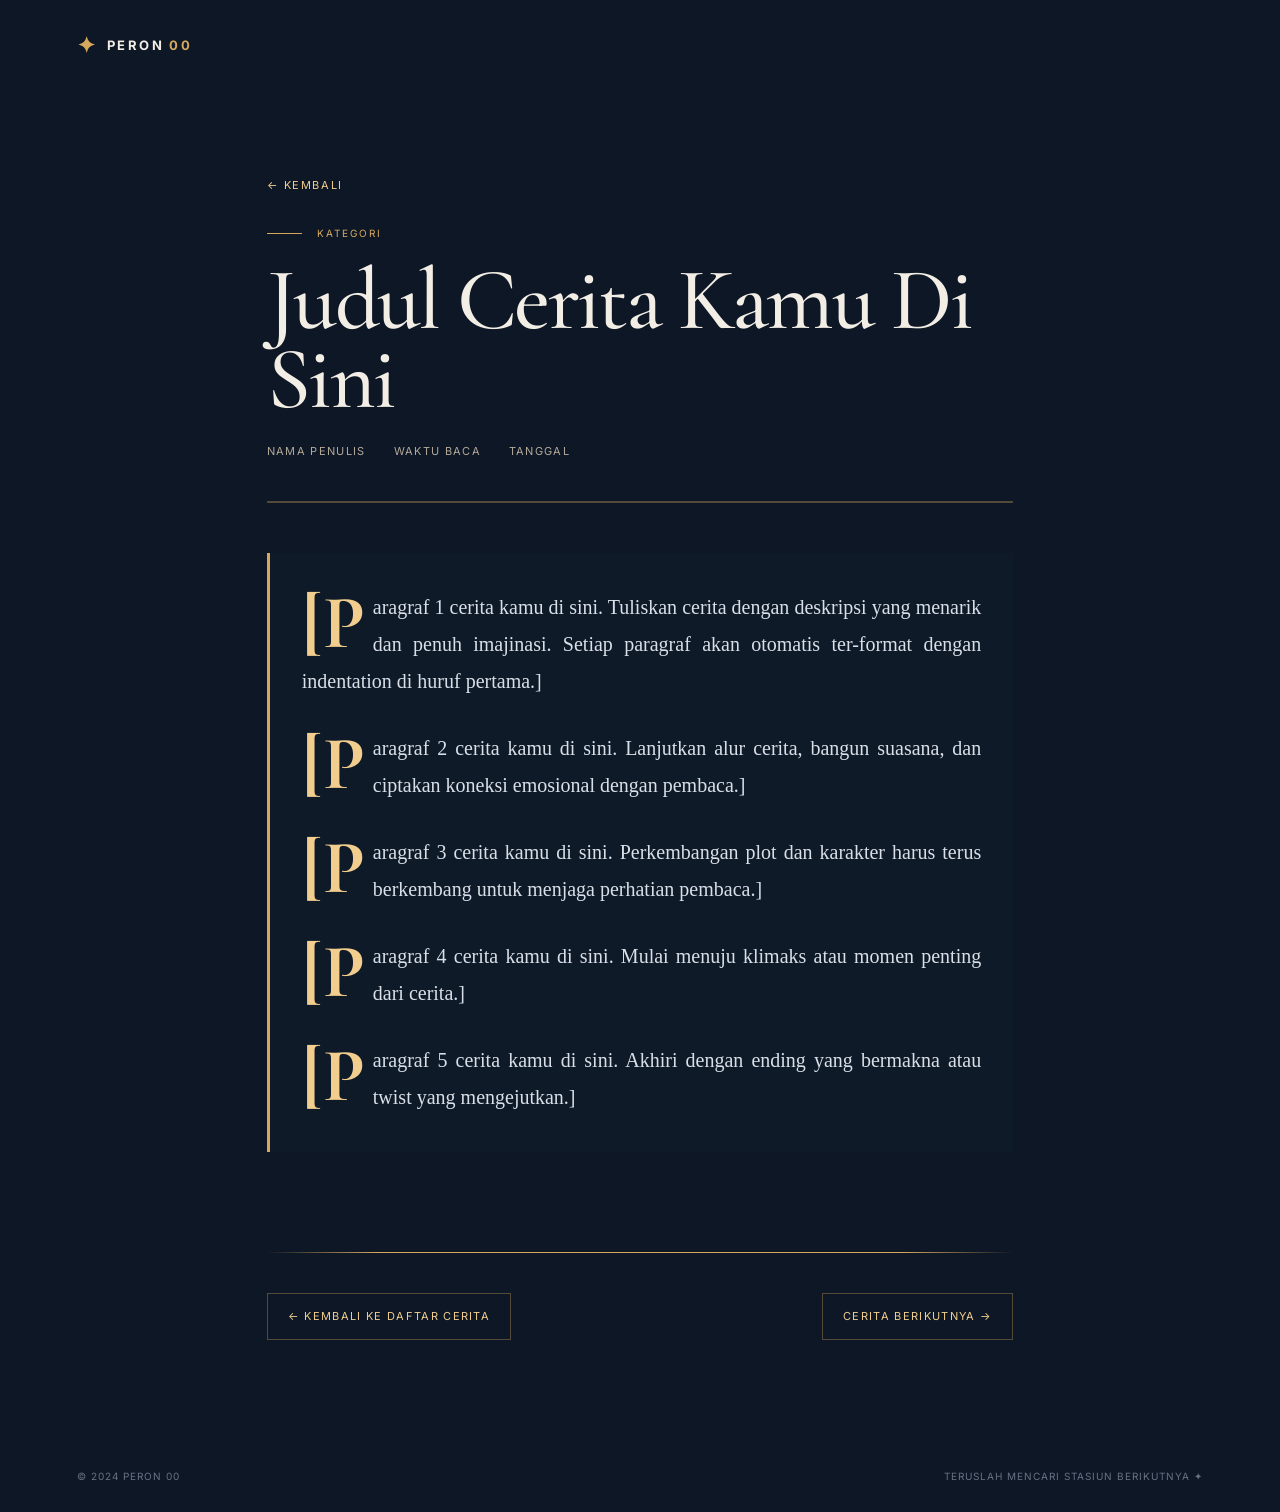
<file: Gift For Cia/baca.html>
<!DOCTYPE html>
<html lang="id">
  <head>
    <meta charset="UTF-8" />
    <meta name="viewport" content="width=device-width, initial-scale=1.0" />
    <title>Peron 00 | Cerita</title>
    <link rel="preconnect" href="https://fonts.googleapis.com" />
    <link rel="preconnect" href="https://fonts.gstatic.com" crossorigin />
    <link
      href="https://fonts.googleapis.com/css2?family=Cormorant+Garamond:wght@500;600;700&family=Inter:wght@400;500;600;700&display=swap"
      rel="stylesheet"
    />
    <link rel="stylesheet" href="baca.css" />
  </head>
  <body class="story-page">
    <header class="site-header">
      <a class="brand" href="index.html" aria-label="Peron 00 beranda">
        <span class="brand-mark">✦</span>
        <span>PERON <b>00</b></span>
      </a>
    </header>

    <div class="story-shell">
      <a href="index.html" class="back-link">← Kembali</a>

      <section class="story-hero">
        <p class="eyebrow"><span class="eyebrow-line"></span> KATEGORI</p>
        <h1>Judul Cerita Kamu Di Sini</h1>
        <div class="story-meta">
          <span>Nama Penulis</span>
          <span>Waktu Baca</span>
          <span>Tanggal</span>
        </div>
      </section>

      <section class="story-body">
        <p>
          [Paragraf 1 cerita kamu di sini. Tuliskan cerita dengan deskripsi yang menarik dan penuh imajinasi. Setiap paragraf akan otomatis ter-format dengan indentation di huruf pertama.]
        </p>

        <p>
          [Paragraf 2 cerita kamu di sini. Lanjutkan alur cerita, bangun suasana, dan ciptakan koneksi emosional dengan pembaca.]
        </p>

        <p>
          [Paragraf 3 cerita kamu di sini. Perkembangan plot dan karakter harus terus berkembang untuk menjaga perhatian pembaca.]
        </p>

        <p>
          [Paragraf 4 cerita kamu di sini. Mulai menuju klimaks atau momen penting dari cerita.]
        </p>

        <p>
          [Paragraf 5 cerita kamu di sini. Akhiri dengan ending yang bermakna atau twist yang mengejutkan.]
        </p>
      </section>

      <section class="story-footer">
        <div class="divider"></div>
        <div class="story-navigation">
          <a href="index.html" class="nav-button-story">← Kembali ke Daftar Cerita</a>
          <a href="#" class="nav-button-story next">Cerita Berikutnya →</a>
        </div>
      </section>
    </div>

    <footer>
      <span>© 2024 PERON 00</span>
      <span>Teruslah mencari stasiun berikutnya ✦</span>
    </footer>
  </body>
</html>
</file>
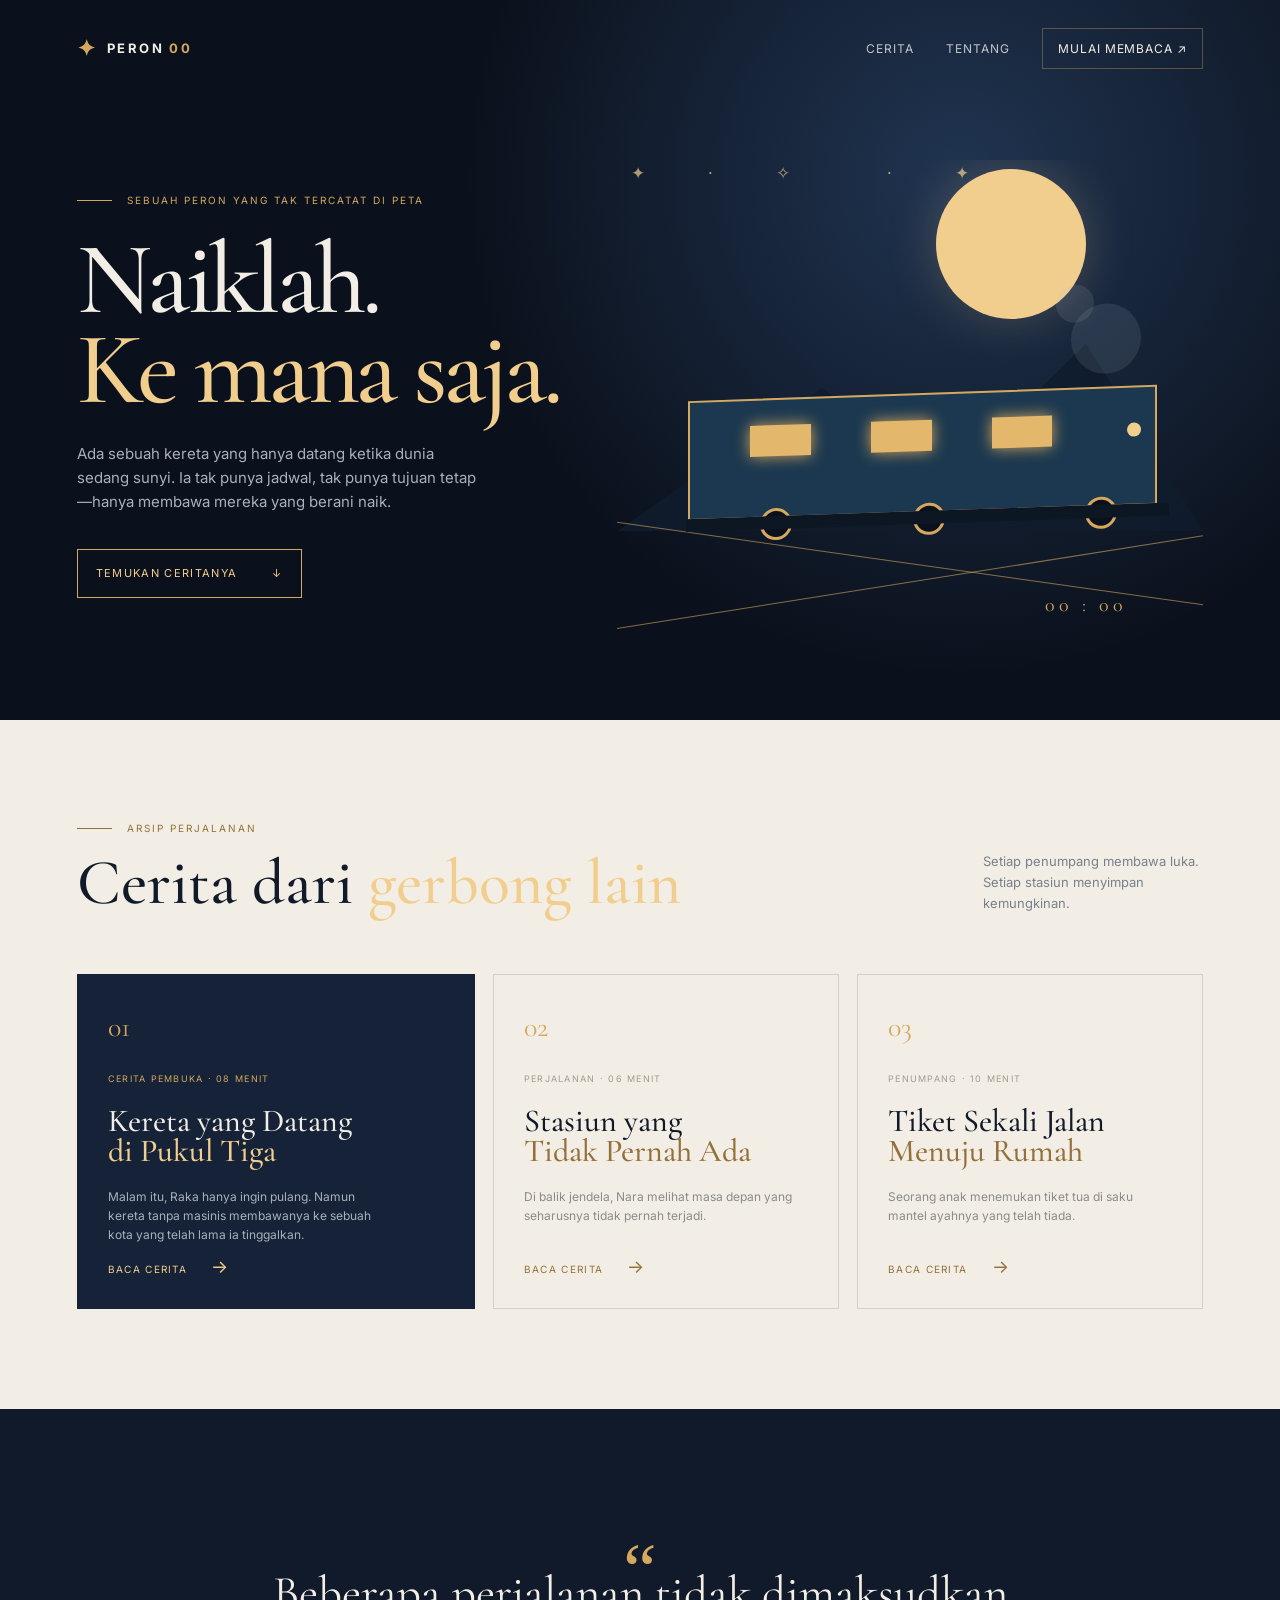
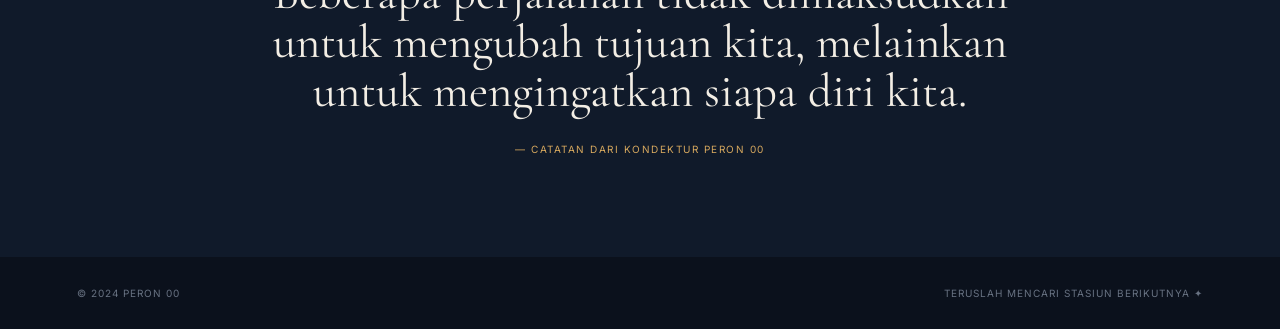
<file: Gift For Cia/Cerpen1.html>
<!DOCTYPE html>
<html lang="id">
<head>
  <meta charset="UTF-8">
  <meta name="viewport" content="width=device-width, initial-scale=1.0">
  <meta name="description" content="Peron 00 — kumpulan cerpen tentang kereta misterius yang membawa siapa saja ke mana saja.">
  <title>Peron 00 — Kereta yang Membawa ke Mana Saja</title>
  <link rel="preconnect" href="https://fonts.googleapis.com">
  <link rel="preconnect" href="https://fonts.gstatic.com" crossorigin>
  <link href="https://fonts.googleapis.com/css2?family=Cormorant+Garamond:wght@500;600;700&family=Inter:wght@400;500;600;700&display=swap" rel="stylesheet">
  <link rel="stylesheet" href="Cerpen1.css">
</head>
<body>
  <header class="site-header">
    <a class="brand" href="#beranda" aria-label="Peron 00 beranda">
      <span class="brand-mark">✦</span>
      <span>PERON <b>00</b></span>
    </a>
    <nav class="nav" aria-label="Navigasi utama">
      <a href="#cerita">Cerita</a>
      <a href="#tentang">Tentang</a>
      <a class="nav-button" href="#cerita">Mulai membaca <span>↗</span></a>
    </nav>
  </header>

  <main>
    <section class="hero" id="beranda">
      <div class="hero-content">
        <p class="eyebrow"><span class="eyebrow-line"></span> Sebuah peron yang tak tercatat di peta</p>
        <h1>Naiklah.<br><em>Ke mana saja.</em></h1>
        <p class="hero-copy">Ada sebuah kereta yang hanya datang ketika dunia sedang sunyi. Ia tak punya jadwal, tak punya tujuan tetap—hanya membawa mereka yang berani naik.</p>
        <a class="primary-button" href="#cerita">Temukan ceritanya <span>↓</span></a>
      </div>
      <div class="hero-art" aria-label="Ilustrasi kereta di tengah malam">
        <div class="moon"></div>
        <div class="stars">✦ &nbsp; · &nbsp; ✧ &nbsp;&nbsp;&nbsp; · &nbsp; ✦</div>
        <div class="mountains"></div>
        <div class="rail rail-one"></div>
        <div class="rail rail-two"></div>
        <div class="train">
          <div class="smoke smoke-one"></div><div class="smoke smoke-two"></div>
          <div class="train-window window-one"></div><div class="train-window window-two"></div><div class="train-window window-three"></div>
          <div class="train-light"></div>
          <div class="wheel wheel-one"></div><div class="wheel wheel-two"></div><div class="wheel wheel-three"></div>
        </div>
        <span class="platform-label">00 : 00</span>
      </div>
    </section>

    <section class="stories-section" id="cerita">
      <div class="section-heading">
        <div><p class="eyebrow"><span class="eyebrow-line"></span> Arsip perjalanan</p><h2>Cerita dari <em>gerbong lain</em></h2></div>
        <p class="section-intro">Setiap penumpang membawa luka. Setiap stasiun menyimpan kemungkinan.</p>
      </div>
      <div class="story-grid">
        <article class="story-card featured-card">
          <div class="card-number">01</div><p class="card-tag">Cerita pembuka · 08 menit</p>
          <h3>Kereta yang Datang<br><em>di Pukul Tiga</em></h3>
          <p class="excerpt">Malam itu, Raka hanya ingin pulang. Namun kereta tanpa masinis membawanya ke sebuah kota yang telah lama ia tinggalkan.</p>
          <a href="baca1.html" class="read-link">Baca cerita <span>→</span></a>
        </article>
        <article class="story-card">
          <div class="card-number">02</div><p class="card-tag">Perjalanan · 06 menit</p>
          <h3>Stasiun yang<br><em>Tidak Pernah Ada</em></h3>
          <p class="excerpt">Di balik jendela, Nara melihat masa depan yang seharusnya tidak pernah terjadi.</p>
          <a href="baca2.hmtl" class="read-link">Baca cerita <span>→</span></a>
        </article>
        <article href="baca.html" class="story-card">
          <div class="card-number">03</div><p class="card-tag">Penumpang · 10 menit</p>
          <h3>Tiket Sekali Jalan<br><em>Menuju Rumah</em></h3>
          <p class="excerpt">Seorang anak menemukan tiket tua di saku mantel ayahnya yang telah tiada.</p>
          <a href="baca.html" class="read-link">Baca cerita <span>→</span></a>
        </article>
      </div>
    </section>

    <section class="quote-section" id="tentang">
      <span class="quote-mark">“</span>
      <blockquote>Beberapa perjalanan tidak dimaksudkan untuk mengubah tujuan kita, melainkan untuk mengingatkan siapa diri kita.</blockquote>
      <p>— Catatan dari kondektur Peron 00</p>
    </section>
  </main>

  <footer><span>© 2024 PERON 00</span><span>Teruslah mencari stasiun berikutnya ✦</span></footer>
</body>
</html>
</file>
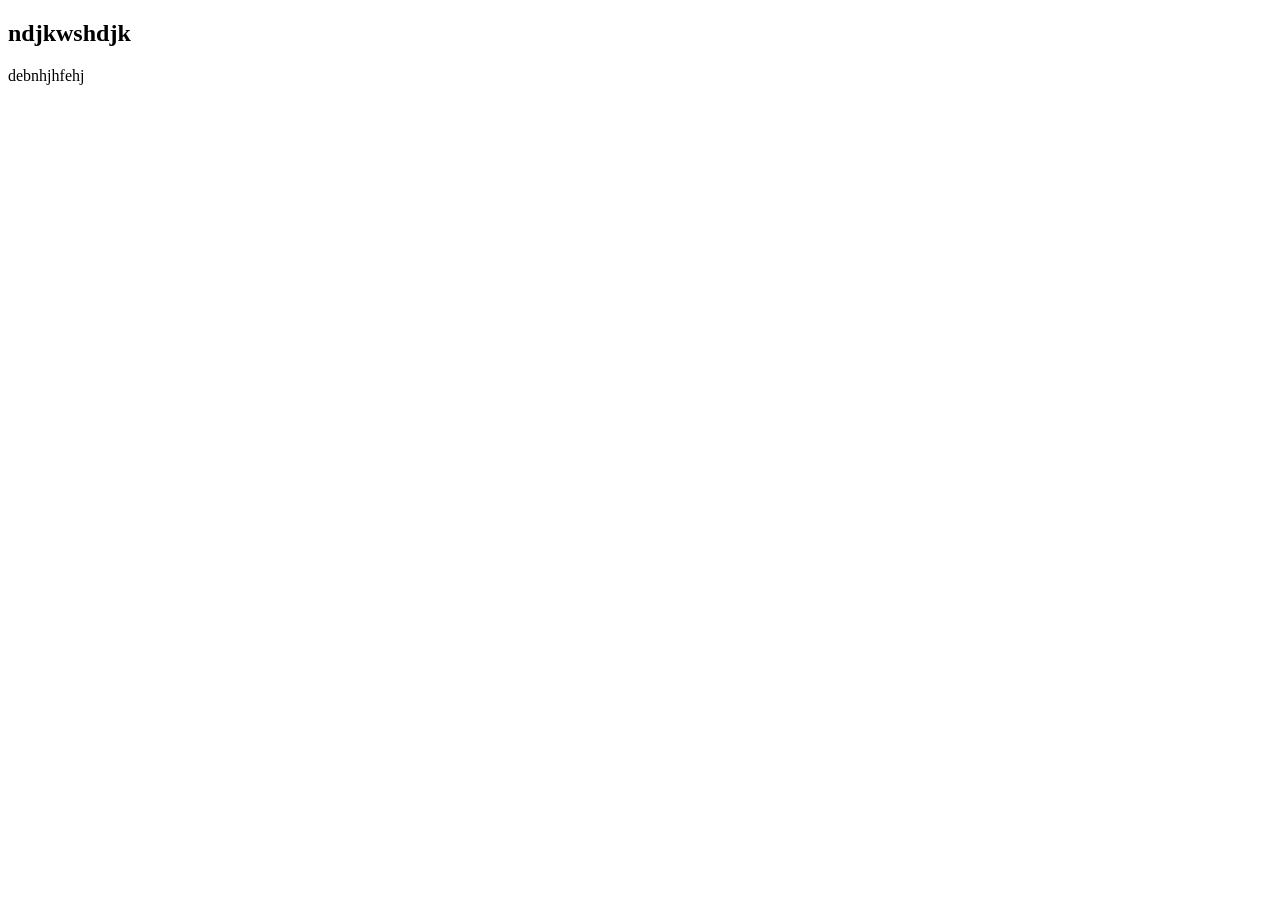
<file: Gift For Cia/surat cinta.html>
<!DOCTYPE html>
<html lang="en">
<head>
    <meta charset="UTF-8">
    <meta name="viewport" content="width=device-width, initial-scale=1.0">
    <title>Document</title>
</head>
<body>
    <h2>ndjkwshdjk</h2>
    <p>debnhjhfehj</p>
</body>
</html>
</file>
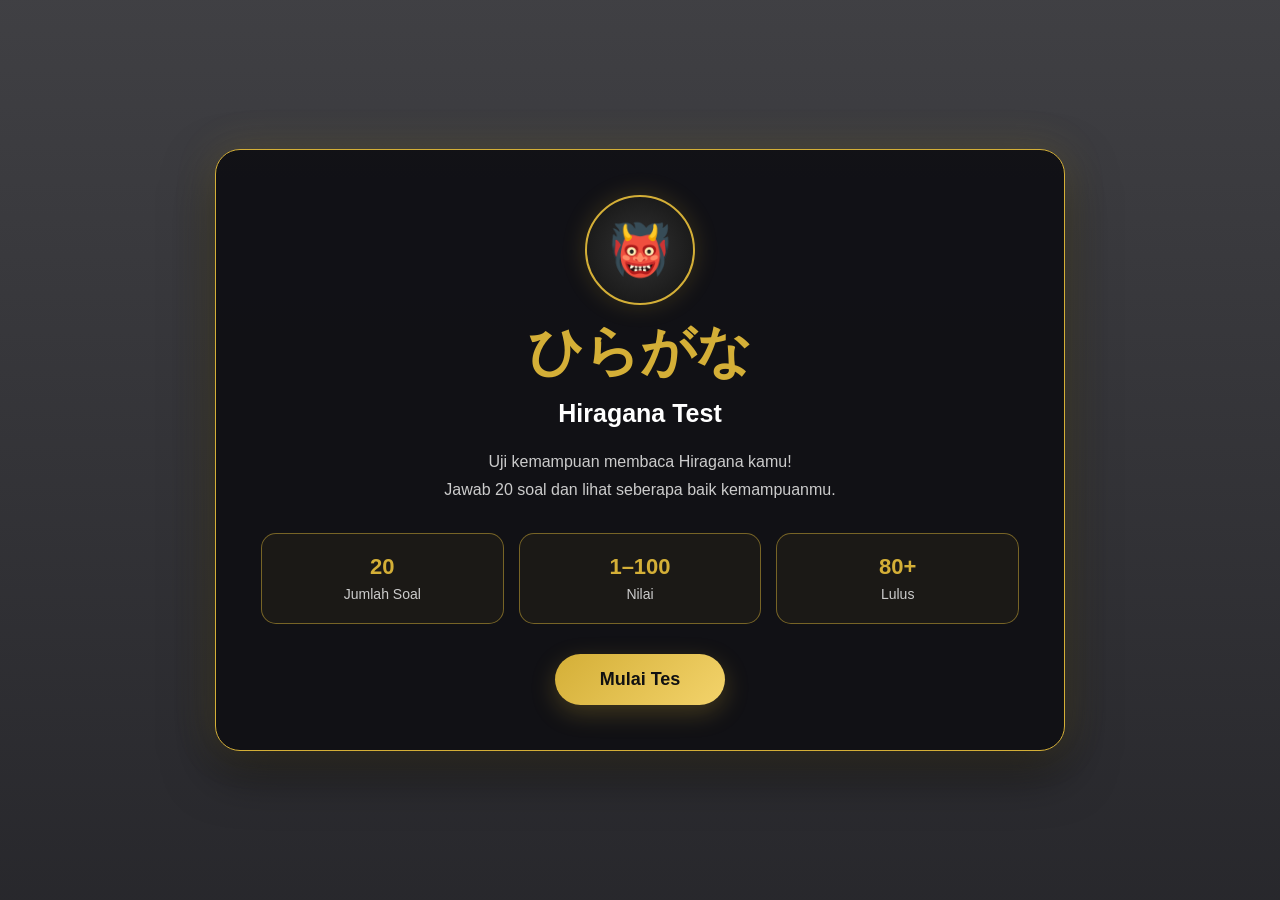
<file: Gift For Cia/tes.html>
<!DOCTYPE html>
<html lang="id">
<head>
    <meta charset="UTF-8">
    <meta name="viewport" content="width=device-width, initial-scale=1.0">

    <title>Hiragana Test</title>

    <link rel="stylesheet" href="tes.css">
</head>

<body>

    <div class="container">

        <!-- =========================
             START PAGE
        ========================== -->

        <section id="startPage" class="page active">

            <div class="card">

                <div class="mascot">
                    👹
                </div>

                <h1>ひらがな</h1>

                <h2>Hiragana Test</h2>

                <p class="subtitle">
                    Uji kemampuan membaca Hiragana kamu!
                    <br>
                    Jawab 20 soal dan lihat seberapa baik kemampuanmu.
                </p>

                <div class="info-box">

                    <div class="info">
                        <strong>20</strong>
                        <span>Jumlah Soal</span>
                    </div>

                    <div class="info">
                        <strong>1–100</strong>
                        <span>Nilai</span>
                    </div>

                    <div class="info">
                        <strong>80+</strong>
                        <span>Lulus</span>
                    </div>

                </div>

                <button id="startButton" class="main-button">
                    Mulai Tes
                </button>

            </div>

        </section>


        <!-- =========================
             QUIZ PAGE
        ========================== -->

        <section id="quizPage" class="page">

            <div class="card">

                <div class="quiz-header">

                    <span id="questionNumber">
                        Soal 1 / 20
                    </span>

                    <span>
                        Skor:
                        <strong id="currentScore">0</strong>
                    </span>

                </div>

                <div class="progress-container">
                    <div id="progressBar"></div>
                </div>

                <div class="mascot">
                    👹
                </div>

                <p id="speechText" class="speech">
                    Pilih jawaban yang benar!
                </p>

                <div id="hiraganaCharacter">
                    あ
                </div>

                <div id="answers"></div>

                <button id="nextButton">
                    Soal Berikutnya →
                </button>

            </div>

        </section>


        <!-- =========================
             RESULT PAGE
        ========================== -->

        <section id="resultPage" class="page">

            <div class="card">

                <div class="mascot">
                    👹
                </div>

                <h1>Hasil Tes</h1>

                <div id="resultTitle">
                    Selesai!
                </div>

                <div id="finalScore">
                    0
                </div>

                <p id="resultMessage">
                    Hasil tes kamu akan muncul di sini.
                </p>

                <div class="result-stats">

                    <div class="stat">

                        <strong id="correctCount">
                            0
                        </strong>

                        <span>
                            Jawaban Benar
                        </span>

                    </div>


                    <div class="stat">

                        <strong id="wrongCount">
                            0
                        </strong>

                        <span>
                            Jawaban Salah
                        </span>

                    </div>

                </div>


                <!--
                    GANTI LINK INI
                    jika lokasi website Kanji berbeda
                -->

                <a
                    id="kanjiButton"
                    href="../kanji/index.html"
                >
                    📚 Lanjut Belajar Kanji
                </a>

                <br>

                <button
                    id="retryButton"
                    class="main-button"
                >
                    🔄 Ulangi Tes
                </button>

                <p id="resultNote"></p>

            </div>

        </section>

    </div>


    <!-- JavaScript -->
    <script src="tes.js"></script>

</body>
</html>
</file>
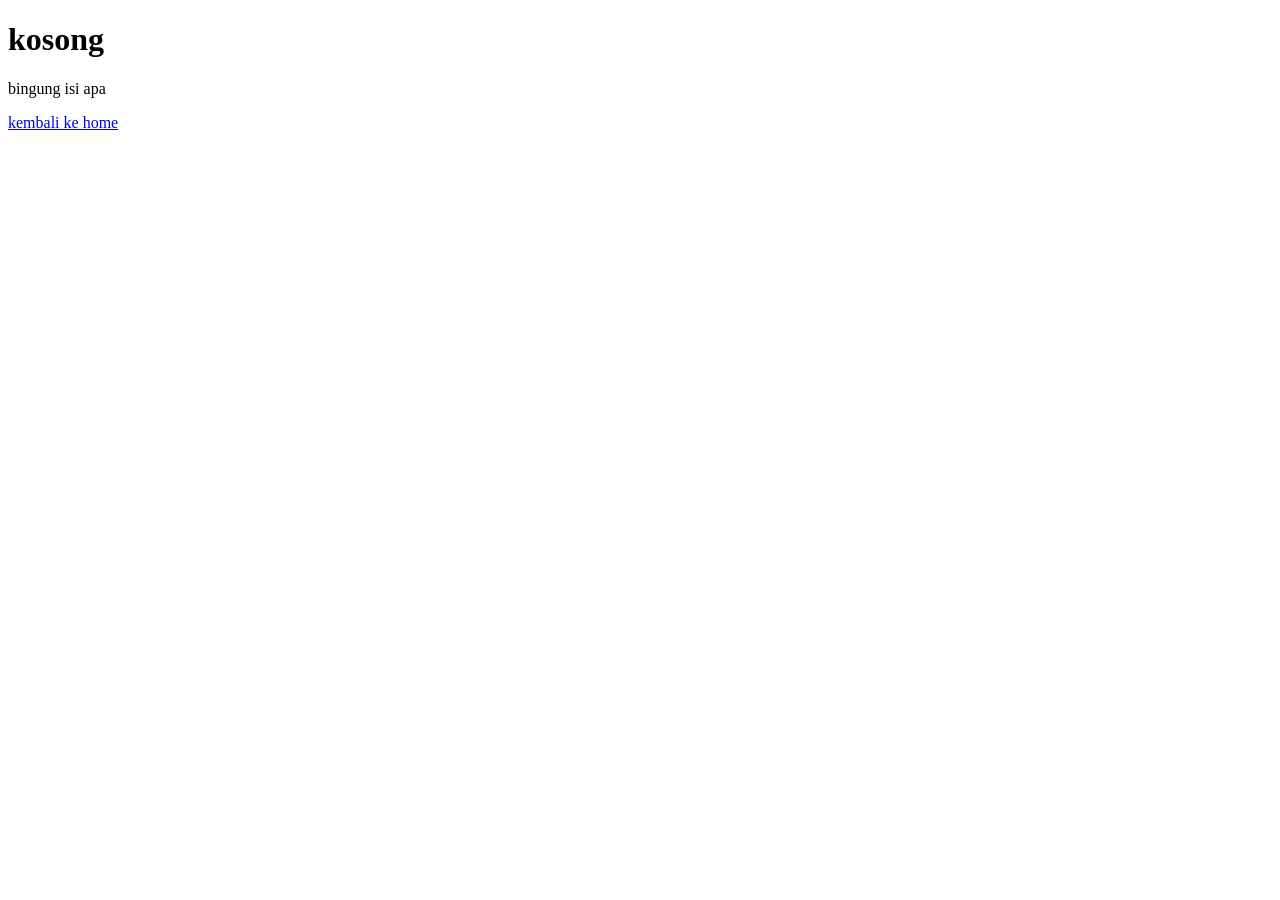
<file: Gift For Cia/tutors.html>
<!DOCTYPE html>
<html lang="en">
<head>
    <meta charset="UTF-8">
    <meta name="viewport" content="width=device-width, initial-scale=1.0">
    <title>Document</title>
</head>
<body>
    <h1>kosong</h1>
    <p>bingung isi apa</p>

    <a href="index.html">kembali ke home</a>
    
</body>
</html>
</file>
<file: Gift For Cia/baca.css>
:root {
  --night: #0b111c;
  --ink: #111a29;
  --navy: #152238;
  --paper: #f3eee5;
  --muted: #a9b0bb;
  --gold: #d6a85e;
  --gold-light: #f1ce8d;
  --line: rgba(214, 168, 94, 0.35);
  --story-bg: #0d1726;
  --story-card: #121f2d;
}

* {
  box-sizing: border-box;
  margin: 0;
  padding: 0;
}

html {
  scroll-behavior: smooth;
}

body {
  background: var(--night);
  color: var(--paper);
  font-family: Inter, sans-serif;
  line-height: 1.6;
}

a {
  color: inherit;
  text-decoration: none;
}

/* ===== HEADER & NAVIGATION ===== */
.site-header {
  align-items: center;
  display: flex;
  justify-content: space-between;
  margin: auto;
  max-width: 1280px;
  padding: 28px 6vw;
  width: 100%;
  z-index: 5;
}

.brand {
  align-items: center;
  display: flex;
  font-size: 13px;
  font-weight: 700;
  gap: 10px;
  letter-spacing: 0.18em;
}

.brand b {
  color: var(--gold);
  font-weight: 700;
}

.brand-mark {
  color: var(--gold);
  font-size: 22px;
}

.back-link {
  color: var(--gold-light);
  display: inline-block;
  font-size: 11px;
  letter-spacing: 0.14em;
  margin-bottom: 30px;
  text-transform: uppercase;
  transition: color 0.2s;
}

.back-link:hover {
  color: var(--gold);
}

/* ===== TYPOGRAPHY ===== */
h1,
h2,
h3,
blockquote {
  font-family: 'Cormorant Garamond', Georgia, serif;
}

.eyebrow {
  color: var(--gold);
  font-size: 10px;
  letter-spacing: 0.2em;
  text-transform: uppercase;
}

.eyebrow-line {
  background: var(--gold);
  display: inline-block;
  height: 1px;
  margin: 0 10px 3px 0;
  width: 35px;
}

em {
  color: var(--gold-light);
  font-style: normal;
}

/* ===== STORY PAGE ===== */
.story-page {
  background: var(--story-bg);
  color: var(--paper);
  min-height: 100vh;
}

.story-shell {
  margin: 0 auto;
  max-width: 900px;
  padding: 80px 6vw 100px;
}

.story-hero {
  border-bottom: 2px solid var(--line);
  margin-bottom: 50px;
  padding-bottom: 40px;
}

.story-hero h1 {
  font-size: clamp(48px, 7vw, 88px);
  font-weight: 500;
  letter-spacing: -0.03em;
  line-height: 0.9;
  margin: 20px 0 24px;
  max-width: 850px;
}

.story-meta {
  color: #b4a899;
  display: flex;
  flex-wrap: wrap;
  font-size: 11px;
  gap: 28px;
  letter-spacing: 0.12em;
  text-transform: uppercase;
}

/* ===== STORY BODY ===== */
.story-body {
  background: rgba(18, 31, 45, 0.5);
  border-left: 3px solid var(--gold);
  margin-bottom: 50px;
  padding: 36px 32px;
}

.story-body p {
  color: #d8dfe8;
  font-family: 'Lora', Georgia, serif;
  font-size: clamp(17px, 2vw, 20px);
  line-height: 1.85;
  margin-bottom: 30px;
  text-align: justify;
}

.story-body p:last-child {
  margin-bottom: 0;
}

/* Drop cap styling - Huruf pertama paragraf yang besar */
.story-body p:first-letter {
  color: var(--gold-light);
  float: left;
  font-family: 'Cormorant Garamond', serif;
  font-size: 3.8em;
  font-weight: 700;
  line-height: 0.8;
  margin-right: 8px;
  padding-top: 4px;
}

/* ===== STORY FOOTER ===== */
.story-footer {
  margin-top: 60px;
  padding-top: 40px;
}

.divider {
  background: linear-gradient(
    90deg,
    transparent 0,
    var(--gold) 15%,
    var(--gold) 85%,
    transparent 100%
  );
  height: 1px;
  margin-bottom: 40px;
}

.story-navigation {
  display: flex;
  gap: 30px;
  justify-content: space-between;
}

.nav-button-story {
  border: 1px solid var(--line);
  color: var(--gold-light);
  display: inline-block;
  font-size: 11px;
  letter-spacing: 0.12em;
  padding: 14px 20px;
  text-transform: uppercase;
  transition: all 0.3s;
}

.nav-button-story:hover {
  background: var(--gold);
  border-color: var(--gold);
  color: var(--night);
}

.nav-button-story.next {
  margin-left: auto;
}

/* ===== FOOTER ===== */
footer {
  color: #687282;
  display: flex;
  font-size: 10px;
  justify-content: space-between;
  letter-spacing: 0.1em;
  padding: 28px 6vw;
  text-transform: uppercase;
}

/* ===== LANDING PAGE ===== */
.hero {
  background: radial-gradient(circle at 75% 25%, #203451 0, var(--night) 45%);
  display: grid;
  grid-template-columns: 48% 52%;
  min-height: 720px;
  overflow: hidden;
  padding: 160px 6vw 90px;
  position: relative;
}

.hero-content {
  align-self: center;
  max-width: 530px;
  position: relative;
  z-index: 2;
}

.hero-copy {
  color: var(--muted);
  font-size: 15px;
  max-width: 400px;
}

.primary-button {
  align-items: center;
  border: 1px solid var(--gold);
  color: var(--gold-light);
  display: flex;
  font-size: 11px;
  gap: 35px;
  letter-spacing: 0.12em;
  margin-top: 35px;
  padding: 15px 18px;
  text-transform: uppercase;
  width: max-content;
  transition: all 0.3s;
}

.primary-button:hover {
  background: var(--gold);
  color: var(--night);
}

h1 {
  font-size: clamp(60px, 8vw, 110px);
  font-weight: 500;
  letter-spacing: -0.045em;
  line-height: 0.88;
  margin: 26px 0 28px;
}

.hero-art {
  min-height: 430px;
  overflow: hidden;
  position: relative;
}

.moon {
  background: var(--gold-light);
  border-radius: 50%;
  box-shadow: 0 0 50px rgba(241, 206, 141, 0.22);
  height: 150px;
  position: absolute;
  right: 20%;
  top: 2%;
  width: 150px;
}

.stars {
  color: var(--gold-light);
  font-size: 17px;
  letter-spacing: 12px;
  opacity: 0.7;
  position: absolute;
  right: 38%;
  top: 0;
}

.mountains {
  background: #101c2d;
  clip-path: polygon(0 100%, 35% 35%, 55% 80%, 80% 15%, 100% 100%);
  bottom: 21%;
  height: 47%;
  opacity: 0.9;
  position: absolute;
  width: 100%;
}

.rail {
  background: var(--gold);
  bottom: 13%;
  height: 1px;
  opacity: 0.6;
  position: absolute;
  transform: rotate(8deg);
  width: 120%;
}

.rail-one {
  left: -4%;
}

.rail-two {
  bottom: 11%;
  left: -5%;
  transform: rotate(-9deg);
}

.train {
  background: #1b3850;
  border: 2px solid var(--gold);
  bottom: 25%;
  height: 120px;
  left: 12%;
  position: absolute;
  transform: skewY(-2deg);
  width: 80%;
}

.train::after {
  background: #0d1724;
  bottom: -13px;
  content: '';
  height: 13px;
  left: -4px;
  position: absolute;
  width: 104%;
}

.train-window {
  background: #e3b86d;
  box-shadow: 0 0 15px #d6a85e;
  height: 31px;
  position: absolute;
  top: 25px;
  width: 13%;
}

.window-one {
  left: 13%;
}

.window-two {
  left: 39%;
}

.window-three {
  left: 65%;
}

.train-light {
  background: var(--gold-light);
  border-radius: 50%;
  height: 14px;
  position: absolute;
  right: 3%;
  top: 35px;
  width: 14px;
}

.wheel {
  background: var(--night);
  border: 3px solid var(--gold);
  border-radius: 50%;
  bottom: -24px;
  height: 32px;
  position: absolute;
  width: 32px;
}

.wheel-one {
  left: 15%;
}

.wheel-two {
  left: 48%;
}

.wheel-three {
  right: 8%;
}

.smoke {
  background: rgba(180, 194, 201, 0.12);
  border-radius: 50%;
  height: 70px;
  position: absolute;
  right: 3%;
  top: -85px;
  width: 70px;
}

.smoke-two {
  height: 38px;
  right: 13%;
  top: -105px;
  width: 38px;
}

.platform-label {
  bottom: 2%;
  color: var(--gold);
  font-family: 'Cormorant Garamond', serif;
  font-size: 20px;
  letter-spacing: 0.2em;
  position: absolute;
  right: 13%;
}

.stories-section {
  background: var(--paper);
  color: var(--ink);
  padding: 100px 6vw;
}

.section-heading {
  align-items: end;
  display: flex;
  justify-content: space-between;
  margin: auto;
  max-width: 1160px;
}

.section-heading .eyebrow {
  color: #94703a;
}

.section-heading .eyebrow-line {
  background: #94703a;
}

.section-heading h2 {
  font-size: clamp(42px, 5vw, 68px);
  font-weight: 500;
  line-height: 0.95;
  margin-top: 17px;
}

.section-intro {
  color: #78808c;
  font-size: 13px;
  max-width: 220px;
}

.story-grid {
  display: grid;
  gap: 18px;
  grid-template-columns: 1.15fr 1fr 1fr;
  margin: 60px auto 0;
  max-width: 1160px;
}

.story-card {
  border: 1px solid #d7d0c5;
  min-height: 335px;
  padding: 30px;
  position: relative;
  transition: transform 0.25s, box-shadow 0.25s;
}

.story-card:hover {
  box-shadow: 0 15px 30px rgba(17, 26, 41, 0.1);
  transform: translateY(-6px);
}

.featured-card {
  background: var(--navy);
  border-color: var(--navy);
  color: var(--paper);
}

.card-number {
  color: var(--gold);
  font-family: 'Cormorant Garamond', serif;
  font-size: 28px;
}

.card-tag {
  color: #a39b91;
  font-size: 9px;
  letter-spacing: 0.14em;
  margin-top: 22px;
  text-transform: uppercase;
}

.featured-card .card-tag {
  color: var(--gold);
}

.story-card h3 {
  font-size: 32px;
  font-weight: 500;
  line-height: 0.95;
  margin: 20px 0;
}

.story-card:not(.featured-card) h3 em {
  color: #94703a;
}

.excerpt {
  color: #8a8b8a;
  font-size: 12px;
  max-width: 270px;
}

.featured-card .excerpt {
  color: #a9b0bb;
}

.read-link {
  bottom: 26px;
  color: #94703a;
  font-size: 10px;
  letter-spacing: 0.13em;
  position: absolute;
  text-transform: uppercase;
  transition: color 0.2s;
}

.featured-card .read-link {
  color: var(--gold-light);
}

.read-link:hover {
  color: var(--gold);
}

.read-link span {
  font-size: 18px;
  margin-left: 20px;
}

.quote-section {
  background: #101a2a;
  padding: 100px 20px;
  text-align: center;
}

.quote-mark {
  color: var(--gold);
  display: block;
  font-family: Georgia, serif;
  font-size: 75px;
  height: 50px;
}

.quote-section blockquote {
  font-size: clamp(30px, 4vw, 47px);
  line-height: 1.05;
  margin: 10px auto 24px;
  max-width: 760px;
}

.quote-section p {
  color: var(--gold);
  font-size: 10px;
  letter-spacing: 0.15em;
  text-transform: uppercase;
}

/* ===== RESPONSIVE ===== */
@media (max-width: 760px) {
  .site-header {
    padding-top: 22px;
  }

  .hero {
    display: block;
    min-height: 850px;
    padding-top: 150px;
  }

  .hero-art {
    margin-top: 35px;
    min-height: 300px;
  }

  .moon {
    height: 100px;
    width: 100px;
  }

  .train {
    bottom: 25%;
    height: 85px;
  }

  .train-window {
    height: 22px;
    top: 18px;
  }

  .section-heading {
    align-items: start;
    display: block;
  }

  .section-intro {
    margin-top: 25px;
  }

  .story-grid {
    grid-template-columns: 1fr;
  }

  .story-card {
    min-height: 300px;
  }

  footer {
    display: block;
    line-height: 2.5;
  }

  .story-shell {
    padding-top: 80px;
    padding-bottom: 60px;
  }

  .story-body {
    padding: 24px 20px;
  }

  .story-body p {
    font-size: 16px;
  }

  .story-navigation {
    flex-direction: column;
    gap: 15px;
  }

  .nav-button-story.next {
    margin-left: 0;
  }
}
</file>
<file: Gift For Cia/Cerpen1.css>
:root {
  --night: #0b111c;
  --ink: #111a29;
  --navy: #152238;
  --paper: #f3eee5;
  --muted: #a9b0bb;
  --gold: #d6a85e;
  --gold-light: #f1ce8d;
  --line: rgba(214, 168, 94, .35);
}

* { box-sizing: border-box; margin: 0; padding: 0; }
html { scroll-behavior: smooth; }
body { background: var(--night); color: var(--paper); font-family: Inter, sans-serif; line-height: 1.6; }
a { color: inherit; text-decoration: none; }
p { color: blue;}
.site-header { align-items: center; display: flex; justify-content: space-between; margin: auto; max-width: 1280px; padding: 28px 6vw; position: absolute; top: 0; width: 100%; z-index: 5; }
.brand { align-items: center; display: flex; font-size: 13px; font-weight: 700; gap: 10px; letter-spacing: .18em; }
.brand b { color: var(--gold); font-weight: 700; }
.brand-mark { color: var(--gold); font-size: 22px; }
.nav { align-items: center; display: flex; font-size: 12px; gap: 32px; letter-spacing: .08em; text-transform: uppercase; }
.nav a:not(.nav-button) { color: #c2c6cc; transition: color .2s; }
.nav a:not(.nav-button):hover { color: var(--gold-light); }
.nav-button { border: 1px solid var(--line); padding: 10px 15px; transition: background .2s, color .2s; }
.nav-button:hover { background: var(--gold); color: var(--night); }
.hero { background: radial-gradient(circle at 75% 25%, #203451 0, var(--night) 45%); display: grid; grid-template-columns: 48% 52%; min-height: 720px; overflow: hidden; padding: 160px 6vw 90px; position: relative; }
.hero-content { align-self: center; max-width: 530px; position: relative; z-index: 2; }
.eyebrow { color: var(--gold); font-size: 10px; letter-spacing: .2em; text-transform: uppercase; }
.eyebrow-line { background: var(--gold); display: inline-block; height: 1px; margin: 0 10px 3px 0; width: 35px; }
h1, h2, h3, blockquote { font-family: 'Cormorant Garamond', Georgia, serif; }
h1 { font-size: clamp(60px, 8vw, 110px); font-weight: 500; letter-spacing: -.045em; line-height: .88; margin: 26px 0 28px; }
em { color: var(--gold-light); font-style: normal; }
.hero-copy { color: var(--muted); font-size: 15px; max-width: 400px; }
.primary-button { align-items: center; border: 1px solid var(--gold); color: var(--gold-light); display: flex; font-size: 11px; gap: 35px; letter-spacing: .12em; margin-top: 35px; padding: 15px 18px; text-transform: uppercase; width: max-content; }
.primary-button:hover { background: var(--gold); color: var(--night); }
.hero-art { min-height: 430px; overflow: hidden; position: relative; }
.moon { background: var(--gold-light); border-radius: 50%; box-shadow: 0 0 50px rgba(241, 206, 141, .22); height: 150px; position: absolute; right: 20%; top: 2%; width: 150px; }
.stars { color: var(--gold-light); font-size: 17px; letter-spacing: 12px; opacity: .7; position: absolute; right: 38%; top: 0; }
.mountains { background: #101c2d; clip-path: polygon(0 100%, 35% 35%, 55% 80%, 80% 15%, 100% 100%); bottom: 21%; height: 47%; opacity: .9; position: absolute; width: 100%; }
.rail { background: var(--gold); bottom: 13%; height: 1px; opacity: .6; position: absolute; transform: rotate(8deg); width: 120%; }
.rail-one { left: -4%; }.rail-two { bottom: 11%; left: -5%; transform: rotate(-9deg); }
.train { background: #1b3850; border: 2px solid var(--gold); bottom: 25%; height: 120px; left: 12%; position: absolute; transform: skewY(-2deg); width: 80%; }
.train::after { background: #0d1724; bottom: -13px; content: ''; height: 13px; left: -4px; position: absolute; width: 104%; }
.train-window { background: #e3b86d; box-shadow: 0 0 15px #d6a85e; height: 31px; position: absolute; top: 25px; width: 13%; }.window-one { left: 13%; }.window-two { left: 39%; }.window-three { left: 65%; }
.train-light { background: var(--gold-light); border-radius: 50%; height: 14px; position: absolute; right: 3%; top: 35px; width: 14px; }
.wheel { background: var(--night); border: 3px solid var(--gold); border-radius: 50%; bottom: -24px; height: 32px; position: absolute; width: 32px; }.wheel-one { left: 15%; }.wheel-two { left: 48%; }.wheel-three { right: 8%; }
.smoke { background: rgba(180, 194, 201, .12); border-radius: 50%; height: 70px; position: absolute; right: 3%; top: -85px; width: 70px; }.smoke-two { height: 38px; right: 13%; top: -105px; width: 38px; }
.platform-label { bottom: 2%; color: var(--gold); font-family: 'Cormorant Garamond', serif; font-size: 20px; letter-spacing: .2em; position: absolute; right: 13%; }
.stories-section { background: var(--paper); color: var(--ink); padding: 100px 6vw; }.section-heading { align-items: end; display: flex; justify-content: space-between; margin: auto; max-width: 1160px; }.section-heading .eyebrow { color: #94703a; }.section-heading .eyebrow-line { background: #94703a; }.section-heading h2 { font-size: clamp(42px, 5vw, 68px); font-weight: 500; line-height: .95; margin-top: 17px; }.section-intro { color: #78808c; font-size: 13px; max-width: 220px; }.story-grid { display: grid; gap: 18px; grid-template-columns: 1.15fr 1fr 1fr; margin: 60px auto 0; max-width: 1160px; }.story-card { border: 1px solid #d7d0c5; min-height: 335px; padding: 30px; position: relative; transition: transform .25s, box-shadow .25s; }.story-card:hover { box-shadow: 0 15px 30px rgba(17, 26, 41, .1); transform: translateY(-6px); }.featured-card { background: var(--navy); border-color: var(--navy); color: var(--paper); }.card-number { color: var(--gold); font-family: 'Cormorant Garamond', serif; font-size: 28px; }.card-tag { color: #a39b91; font-size: 9px; letter-spacing: .14em; margin-top: 22px; text-transform: uppercase; }.featured-card .card-tag { color: var(--gold); }.story-card h3 { font-size: 32px; font-weight: 500; line-height: .95; margin: 20px 0; }.story-card:not(.featured-card) h3 em { color: #94703a; }.excerpt { color: #8a8b8a; font-size: 12px; max-width: 270px; }.featured-card .excerpt { color: #a9b0bb; }.read-link { bottom: 26px; color: #94703a; font-size: 10px; letter-spacing: .13em; position: absolute; text-transform: uppercase; }.featured-card .read-link { color: var(--gold-light); }.read-link span { font-size: 18px; margin-left: 20px; }
.quote-section { background: #101a2a; padding: 100px 20px; text-align: center; }.quote-mark { color: var(--gold); display: block; font-family: Georgia, serif; font-size: 75px; height: 50px; }.quote-section blockquote { font-size: clamp(30px, 4vw, 47px); line-height: 1.05; margin: 10px auto 24px; max-width: 760px; }.quote-section p { color: var(--gold); font-size: 10px; letter-spacing: .15em; text-transform: uppercase; }
footer { color: #687282; display: flex; font-size: 10px; justify-content: space-between; letter-spacing: .1em; padding: 28px 6vw; text-transform: uppercase; }
@media (max-width: 760px) { .site-header { padding-top: 22px; }.nav { gap: 12px; }.nav a:not(.nav-button) { display: none; }.hero { display: block; min-height: 850px; padding-top: 150px; }.hero-art { margin-top: 35px; min-height: 300px; }.moon { height: 100px; width: 100px; }.train { bottom: 25%; height: 85px; }.train-window { height: 22px; top: 18px; }.section-heading { align-items: start; display: block; }.section-intro { margin-top: 25px; }.story-grid { grid-template-columns: 1fr; }.story-card { min-height: 300px; } footer { display: block; line-height: 2.5; } }
</file>
<file: Gift For Cia/tes.css>
/* =========================================
   RESET
========================================= */

* {
    margin: 0;
    padding: 0;
    box-sizing: border-box;
}


/* =========================================
   BODY
========================================= */

body {

    font-family: Arial, sans-serif;

    min-height: 100vh;

    background:
        linear-gradient(
            rgba(10, 10, 15, 0.78),
            rgba(10, 10, 15, 0.88)
        ),
        url("https://images.unsplash.com/photo-1528360983277-13d401cdc186?auto=format&fit=crop&w=2000&q=80");

    background-size: cover;

    background-position: center;

    background-attachment: fixed;

    color: white;

    display: flex;

    justify-content: center;

    align-items: center;

    padding: 30px;
}


/* =========================================
   CONTAINER
========================================= */

.container {

    width: 100%;

    max-width: 850px;

}


/* =========================================
   CARD
========================================= */

.card {

    background: rgba(15, 15, 20, 0.94);

    border: 1px solid #d4af37;

    border-radius: 25px;

    padding: 45px;

    text-align: center;

    box-shadow:
        0 0 40px rgba(212, 175, 55, 0.18),
        0 20px 50px rgba(0, 0, 0, 0.5);

}


/* =========================================
   GOLD
========================================= */

.gold {

    color: #d4af37;

}


/* =========================================
   PAGE
========================================= */

.page {

    display: none;

}


.page.active {

    display: block;

}


/* =========================================
   START PAGE
========================================= */

#startPage h1 {

    font-size: 55px;

    color: #d4af37;

    margin-bottom: 10px;

}


#startPage h2 {

    font-size: 25px;

    margin-bottom: 20px;

}


.subtitle {

    color: #ccc;

    line-height: 1.7;

    margin-bottom: 30px;

}


/* =========================================
   INFO BOX
========================================= */

.info-box {

    display: grid;

    grid-template-columns:
        repeat(3, 1fr);

    gap: 15px;

    margin: 30px 0;

}


.info {

    border:
        1px solid
        rgba(212, 175, 55, 0.5);

    border-radius: 15px;

    padding: 20px;

    background:
        rgba(212, 175, 55, 0.05);

}


.info strong {

    display: block;

    color: #d4af37;

    font-size: 22px;

    margin-bottom: 5px;

}


.info span {

    color: #ccc;

    font-size: 14px;

}


/* =========================================
   BUTTON
========================================= */

button {

    font-family: inherit;

    cursor: pointer;

}


.main-button {

    border: none;

    background:
        linear-gradient(
            135deg,
            #d4af37,
            #f3d36b
        );

    color: #111;

    font-size: 18px;

    font-weight: bold;

    padding: 15px 45px;

    border-radius: 50px;

    transition: 0.25s;

    box-shadow:
        0 8px 25px
        rgba(212, 175, 55, 0.25);

}


.main-button:hover {

    transform: translateY(-3px);

    box-shadow:
        0 12px 35px
        rgba(212, 175, 55, 0.4);

}


/* =========================================
   QUIZ HEADER
========================================= */

.quiz-header {

    display: flex;

    justify-content: space-between;

    align-items: center;

    margin-bottom: 25px;

    color: #ccc;

}


#questionNumber {

    color: #d4af37;

    font-weight: bold;

}


#currentScore {

    color: #d4af37;

}


/* =========================================
   PROGRESS BAR
========================================= */

.progress-container {

    width: 100%;

    height: 8px;

    background: #292929;

    border-radius: 20px;

    overflow: hidden;

    margin-bottom: 35px;

}


#progressBar {

    width: 0%;

    height: 100%;

    background:
        linear-gradient(
            90deg,
            #d4af37,
            #ffe89a
        );

    transition: 0.3s;

}


/* =========================================
   MASCOT
========================================= */

.mascot {

    width: 110px;

    height: 110px;

    margin:
        0 auto 10px;

    border-radius: 50%;

    border: 2px solid #d4af37;

    display: flex;

    align-items: center;

    justify-content: center;

    background:
        radial-gradient(
            circle,
            #333,
            #111
        );

    font-size: 50px;

    box-shadow:
        0 0 25px
        rgba(212, 175, 55, 0.2);

}


.speech {

    color: #aaa;

    font-size: 14px;

    margin-bottom: 25px;

}


/* =========================================
   HIRAGANA
========================================= */

#hiraganaCharacter {

    font-size: 120px;

    color: #fff;

    margin:
        15px 0 35px;

    text-shadow:
        0 0 20px
        rgba(212, 175, 55, 0.3);

}


/* =========================================
   ANSWERS
========================================= */

#answers {

    display: grid;

    grid-template-columns:
        repeat(2, 1fr);

    gap: 15px;

    max-width: 600px;

    margin: auto;

}


.answer-button {

    min-height: 65px;

    border:
        1px solid #555;

    border-radius: 15px;

    background: #1d1d22;

    color: white;

    font-size: 18px;

    transition: 0.2s;

}


.answer-button:hover {

    border-color: #d4af37;

    transform: translateY(-2px);

    background: #29251b;

}


.answer-button.correct {

    background: #1f6b42;

    border-color: #53d98a;

}


.answer-button.wrong {

    background: #702b2b;

    border-color: #ff6b6b;

}


.answer-button:disabled {

    cursor: not-allowed;

}


/* =========================================
   NEXT BUTTON
========================================= */

#nextButton {

    display: none;

    margin-top: 30px;

    padding: 13px 35px;

    border:
        1px solid #d4af37;

    border-radius: 30px;

    background: transparent;

    color: #d4af37;

    font-size: 16px;

    transition: 0.2s;

}


#nextButton:hover {

    background: #d4af37;

    color: #111;

}


/* =========================================
   RESULT
========================================= */

#resultPage h1 {

    color: #d4af37;

    font-size: 45px;

    margin-bottom: 10px;

}


#resultTitle {

    font-size: 30px;

    margin: 15px 0;

}


#finalScore {

    font-size: 85px;

    font-weight: bold;

    color: #d4af37;

    margin: 15px 0;

}


#resultMessage {

    color: #ccc;

    line-height: 1.7;

    margin-bottom: 25px;

}


/* =========================================
   RESULT STATS
========================================= */

.result-stats {

    display: flex;

    justify-content: center;

    gap: 20px;

    margin: 25px 0;

}


.stat {

    min-width: 130px;

    padding: 20px;

    border-radius: 15px;

    background: #1b1b20;

    border: 1px solid #444;

}


.stat strong {

    display: block;

    font-size: 28px;

    color: #d4af37;

    margin-bottom: 5px;

}


.stat span {

    color: #aaa;

    font-size: 14px;

}


/* =========================================
   KANJI BUTTON
========================================= */

#kanjiButton {

    display: none;

    margin-top: 15px;

    text-decoration: none;

    padding: 14px 30px;

    border-radius: 30px;

    background: #d4af37;

    color: #111;

    font-weight: bold;

}


#kanjiButton:hover {

    background: #f3d36b;

}


/* =========================================
   RESULT NOTE
========================================= */

#resultNote {

    color: #777;

    font-size: 13px;

    margin-top: 20px;

}


/* =========================================
   MOBILE
========================================= */

@media (max-width: 600px) {

    body {

        padding: 15px;

    }


    .card {

        padding: 25px 18px;

    }


    #startPage h1 {

        font-size: 40px;

    }


    #startPage h2 {

        font-size: 20px;

    }


    .info-box {

        grid-template-columns: 1fr;

    }


    #hiraganaCharacter {

        font-size: 90px;

    }


    #answers {

        grid-template-columns: 1fr;

    }


    .result-stats {

        flex-direction: column;

        align-items: center;

    }


    .stat {

        width: 100%;

    }


    #finalScore {

        font-size: 65px;

    }

}
</file>
